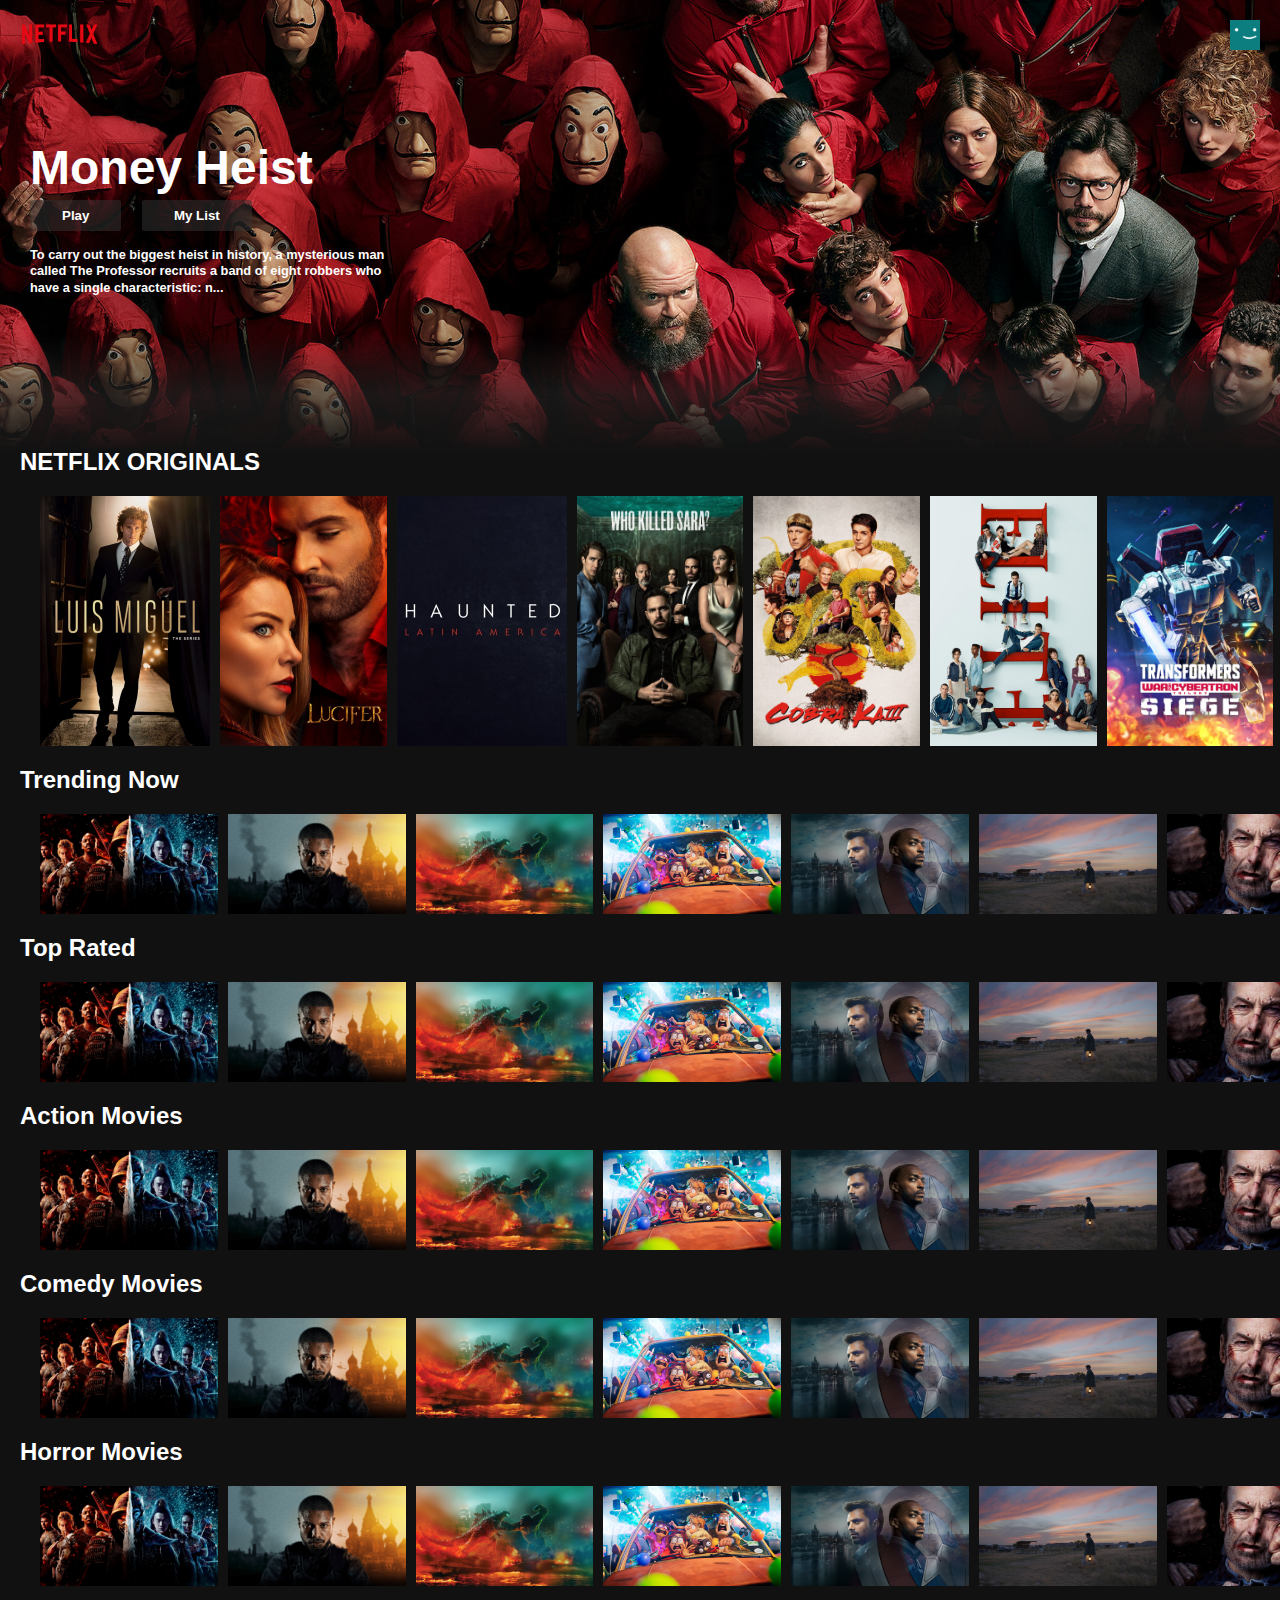
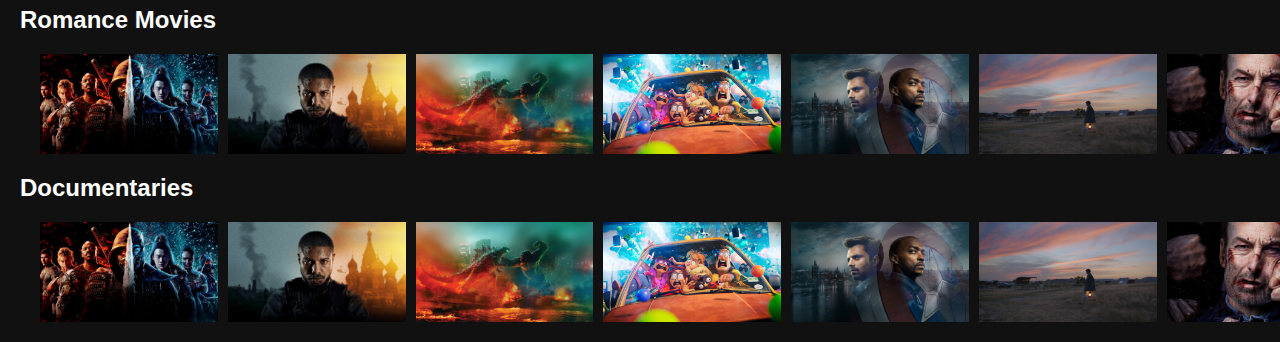
<file: Projects/netflix-clone/index.html>
<!DOCTYPE html>
<html lang="en">
  <head>
    <meta charset="UTF-8" />
    <meta http-equiv="X-UA-Compatible" content="IE=edge" />
    <meta name="viewport" content="width=device-width, initial-scale=1.0" />
    <title>Netflix Clone</title>
    <link rel="stylesheet" href="style.css" />
  </head>
  <body>
    <!-- nav -->
    <div id="nav" class="nav">
      <img class="nav__logo" src="images/netflix-logo.png" alt="" />
      <img class="nav__avatar" src="images/netflix-avatar.png" alt="" />
    </div>

    <!-- header -->
    <header class="banner">
      <div class="banner__contents">
        <h1 class="banner__title">Money Heist</h1>
        <div class="banner__buttons">
          <button class="banner__button">Play</button>
          <button class="banner__button">My List</button>
        </div>
        <h1 class="banner__description">
          To carry out the biggest heist in history, a mysterious man called The Professor recruits
          a band of eight robbers who have a single characteristic: n...
        </h1>
      </div>
      <div class="banner--fadeBottom"></div>
    </header>

    <!-- Netflix Originals -->
    <div class="row">
      <h2>NETFLIX ORIGINALS</h2>
      <div class="row__posters">
        <img class="row__poster row__posterLarge" src="images/large-movie1.jpg" alt="" />

        <img class="row__poster row__posterLarge" src="images/large-movie2.jpg" alt="" />

        <img class="row__poster row__posterLarge" src="images/large-movie3.jpg" alt="" />

        <img class="row__poster row__posterLarge" src="images/large-movie4.jpg" alt="" />

        <img class="row__poster row__posterLarge" src="images/large-movie5.jpg" alt="" />

        <img class="row__poster row__posterLarge" src="images/large-movie6.jpg" alt="" />

        <img class="row__poster row__posterLarge" src="images/large-movie7.jpg" alt="" />

        <img class="row__poster row__posterLarge" src="images/large-movie8.jpg" alt="" />
      </div>
    </div>

    <!-- Trending Now -->
    <div class="row">
      <h2>Trending Now</h2>
      <div class="row__posters">
        <img class="row__poster" src="images/small-movie1.jpg" alt="" />

        <img class="row__poster" src="images/small-movie2.jpg" alt="" />

        <img class="row__poster" src="images/small-movie3.jpg" alt="" />

        <img class="row__poster" src="images/small-movie4.jpg" alt="" />

        <img class="row__poster" src="images/small-movie5.jpg" alt="" />

        <img class="row__poster" src="images/small-movie6.jpg" alt="" />

        <img class="row__poster" src="images/small-movie7.jpg" alt="" />

        <img class="row__poster" src="images/small-movie8.jpg" alt="" />
      </div>
    </div>

    <!-- Top Rated -->
    <div class="row">
      <h2>Top Rated</h2>
      <div class="row__posters">
        <img class="row__poster" src="images/small-movie1.jpg" alt="" />

        <img class="row__poster" src="images/small-movie2.jpg" alt="" />

        <img class="row__poster" src="images/small-movie3.jpg" alt="" />

        <img class="row__poster" src="images/small-movie4.jpg" alt="" />

        <img class="row__poster" src="images/small-movie5.jpg" alt="" />

        <img class="row__poster" src="images/small-movie6.jpg" alt="" />

        <img class="row__poster" src="images/small-movie7.jpg" alt="" />

        <img class="row__poster" src="images/small-movie8.jpg" alt="" />
      </div>
    </div>

    <!-- Action Movies -->
    <div class="row">
      <h2>Action Movies</h2>
      <div class="row__posters">
        <img class="row__poster" src="images/small-movie1.jpg" alt="" />

        <img class="row__poster" src="images/small-movie2.jpg" alt="" />

        <img class="row__poster" src="images/small-movie3.jpg" alt="" />

        <img class="row__poster" src="images/small-movie4.jpg" alt="" />

        <img class="row__poster" src="images/small-movie5.jpg" alt="" />

        <img class="row__poster" src="images/small-movie6.jpg" alt="" />

        <img class="row__poster" src="images/small-movie7.jpg" alt="" />

        <img class="row__poster" src="images/small-movie8.jpg" alt="" />
      </div>
    </div>

    <!-- Comedy Movies -->
    <div class="row">
      <h2>Comedy Movies</h2>
      <div class="row__posters">
        <img class="row__poster" src="images/small-movie1.jpg" alt="" />

        <img class="row__poster" src="images/small-movie2.jpg" alt="" />

        <img class="row__poster" src="images/small-movie3.jpg" alt="" />

        <img class="row__poster" src="images/small-movie4.jpg" alt="" />

        <img class="row__poster" src="images/small-movie5.jpg" alt="" />

        <img class="row__poster" src="images/small-movie6.jpg" alt="" />

        <img class="row__poster" src="images/small-movie7.jpg" alt="" />

        <img class="row__poster" src="images/small-movie8.jpg" alt="" />
      </div>
    </div>

    <!-- Horror Movies -->
    <div class="row">
      <h2>Horror Movies</h2>
      <div class="row__posters">
        <img class="row__poster" src="images/small-movie1.jpg" alt="" />

        <img class="row__poster" src="images/small-movie2.jpg" alt="" />

        <img class="row__poster" src="images/small-movie3.jpg" alt="" />

        <img class="row__poster" src="images/small-movie4.jpg" alt="" />

        <img class="row__poster" src="images/small-movie5.jpg" alt="" />

        <img class="row__poster" src="images/small-movie6.jpg" alt="" />

        <img class="row__poster" src="images/small-movie7.jpg" alt="" />

        <img class="row__poster" src="images/small-movie8.jpg" alt="" />
      </div>
    </div>

    <!-- Romance Movies -->
    <div class="row">
      <h2>Romance Movies</h2>
      <div class="row__posters">
        <img class="row__poster" src="images/small-movie1.jpg" alt="" />

        <img class="row__poster" src="images/small-movie2.jpg" alt="" />

        <img class="row__poster" src="images/small-movie3.jpg" alt="" />

        <img class="row__poster" src="images/small-movie4.jpg" alt="" />

        <img class="row__poster" src="images/small-movie5.jpg" alt="" />

        <img class="row__poster" src="images/small-movie6.jpg" alt="" />

        <img class="row__poster" src="images/small-movie7.jpg" alt="" />

        <img class="row__poster" src="images/small-movie8.jpg" alt="" />
      </div>
    </div>

    <!-- Documentaries -->
    <div class="row">
      <h2>Documentaries</h2>
      <div class="row__posters">
        <img class="row__poster" src="images/small-movie1.jpg" alt="" />

        <img class="row__poster" src="images/small-movie2.jpg" alt="" />

        <img class="row__poster" src="images/small-movie3.jpg" alt="" />

        <img class="row__poster" src="images/small-movie4.jpg" alt="" />

        <img class="row__poster" src="images/small-movie5.jpg" alt="" />

        <img class="row__poster" src="images/small-movie6.jpg" alt="" />

        <img class="row__poster" src="images/small-movie7.jpg" alt="" />

        <img class="row__poster" src="images/small-movie8.jpg" alt="" />
      </div>
    </div>

    <script>
      const nav = document.getElementById('nav');
      window.addEventListener('scroll', () => {
        if (window.scrollY >= 100) {
          nav.classList.add('nav__black');
        } else {
          nav.classList.remove('nav__black');
        }
      });
    </script>
  </body>
</html>
</file>
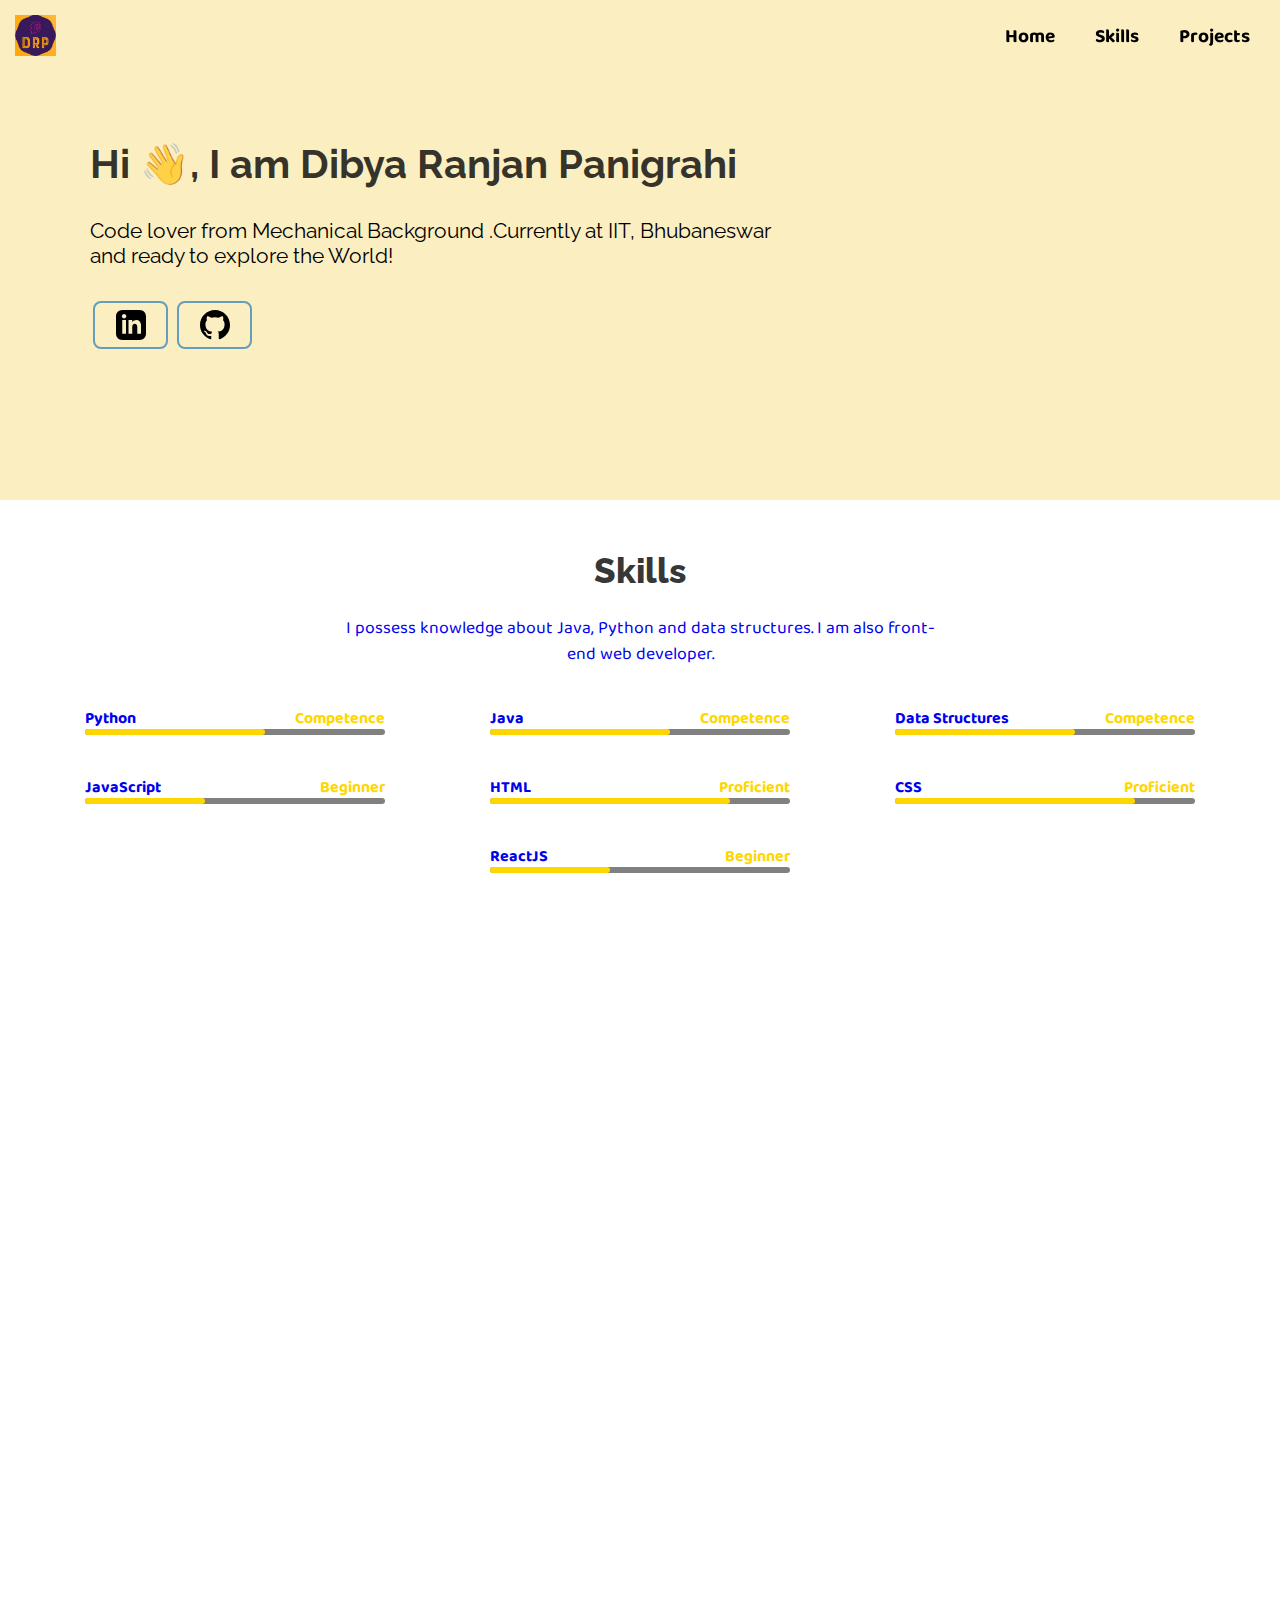
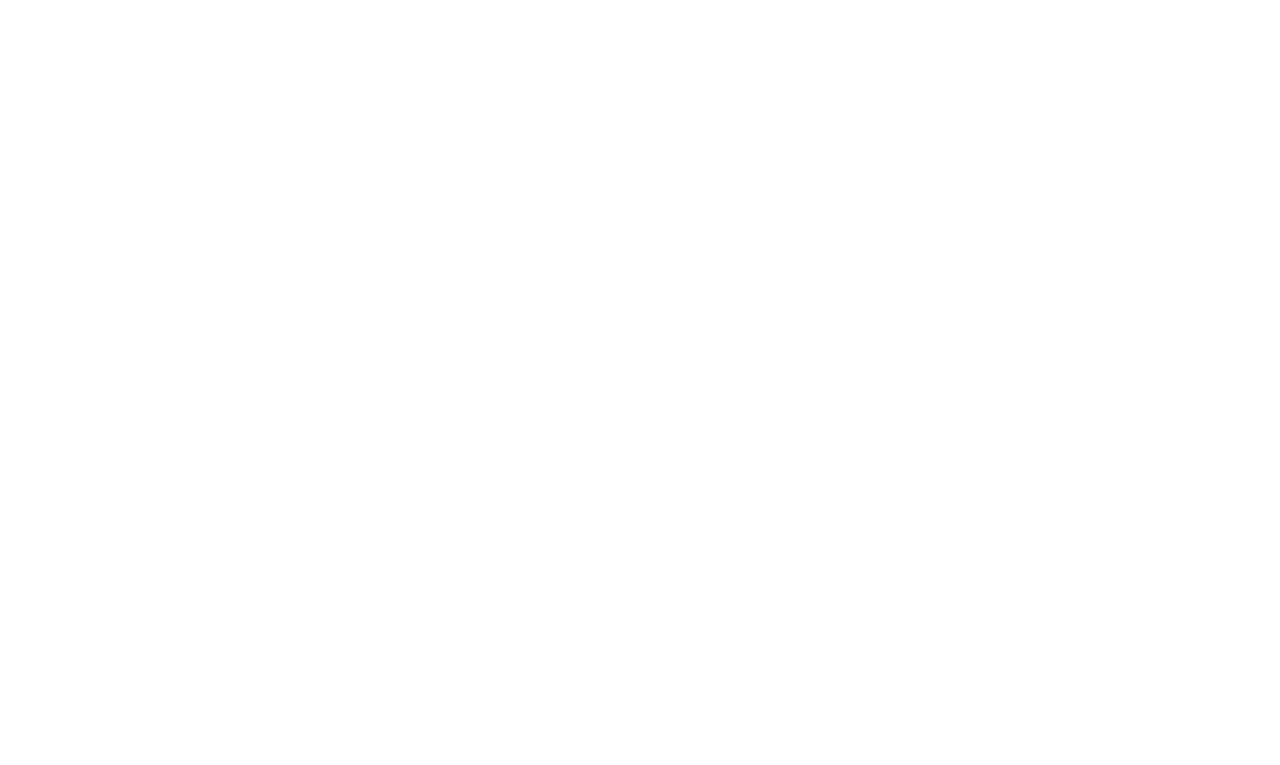
<file: portfolio.html>
<html lang="en">
    <head>
        <meta charset="UTF-8">
        <title>Dibya Ranjan Panigrahi</title>
        <link rel="stylesheet" href="portfolio.css">
        <link href="https://fonts.googleapis.com/css?family=Baloo+Chettan+2|Montserrat|Righteous|Sen&amp;display=swap" rel="stylesheet">
        <link href="https://fonts.googleapis.com/css?family=Raleway|Source+Sans+Pro&amp;display=swap" rel="stylesheet">
        
    </head>
    <body>

        <header class="nav-bar">
            <img src="\logo\DRP.jpg" alt="drp logo">
            <div class="logo"> </div>
            <div class="selected">Home</div>
            <div class="bar" >Skills</div>
            <!-- <div class="bar" >Live Activity</div> -->
            <div class="bar" >Projects</div>
        </header>

        <div class="HomeSection">
            <div class="main">
                Hi <span class="hand">👋</span>, I am Dibya Ranjan Panigrahi </div> 
            <div class="about">Code lover from Mechanical Background .Currently at IIT, Bhubaneswar and ready to explore the World!</div>
            <a href="https://www.linkedin.com/in/dibyapanigrahi/" target="_blank"><button title="linkedIn"><svg xmlns="http://www.w3.org/2000/svg" width="30" height="30" viewBox="0 0 24 24"><path d="M19 0h-14c-2.761 0-5 2.239-5 5v14c0 2.761 2.239 5 5 5h14c2.762 0 5-2.239 5-5v-14c0-2.761-2.238-5-5-5zm-11 19h-3v-11h3v11zm-1.5-12.268c-.966 0-1.75-.79-1.75-1.764s.784-1.764 1.75-1.764 1.75.79 1.75 1.764-.783 1.764-1.75 1.764zm13.5 12.268h-3v-5.604c0-3.368-4-3.113-4 0v5.604h-3v-11h3v1.765c1.396-2.586 7-2.777 7 2.476v6.759z"/></svg></button></a> 
            <a href="https://github.com/dibya20420" target="_blank"><button title="GitHub"><svg xmlns="http://www.w3.org/2000/svg" width="30" height="30" viewBox="0 0 24 24"><path d="M12 0c-6.626 0-12 5.373-12 12 0 5.302 3.438 9.8 8.207 11.387.599.111.793-.261.793-.577v-2.234c-3.338.726-4.033-1.416-4.033-1.416-.546-1.387-1.333-1.756-1.333-1.756-1.089-.745.083-.729.083-.729 1.205.084 1.839 1.237 1.839 1.237 1.07 1.834 2.807 1.304 3.492.997.107-.775.418-1.305.762-1.604-2.665-.305-5.467-1.334-5.467-5.931 0-1.311.469-2.381 1.236-3.221-.124-.303-.535-1.524.117-3.176 0 0 1.008-.322 3.301 1.23.957-.266 1.983-.399 3.003-.404 1.02.005 2.047.138 3.006.404 2.291-1.552 3.297-1.23 3.297-1.23.653 1.653.242 2.874.118 3.176.77.84 1.235 1.911 1.235 3.221 0 4.609-2.807 5.624-5.479 5.921.43.372.823 1.102.823 2.222v3.293c0 .319.192.694.801.576 4.765-1.589 8.199-6.086 8.199-11.386 0-6.627-5.373-12-12-12z"/></svg></button> <br>
            <!-- <a href="./resume/resume.html" target="_blank"><button style="width: 160px;">R E S U M E</button></a> -->
        </div>
        <div class="skillSection">
            <div class="skillHeading" >Skills</div><br>
            <div class="skillContent">I possess knowledge about Java, Python and data structures. I am also front-end web developer.</div>
            <div class="skillContainer">
                <div style="padding:20px">
                    <div style="display: flex; flex-direction: row;">
                        <div style="font-family: 'Baloo Chettan 2';font-weight: bold;text-align: left; width: 200px; flex: 1;">Python</div>
                        <div style="font-family: 'Baloo Chettan 2';font-weight: bold;color: gold;">Competence</div>
                    </div>
                    <div class="progress">
                        <div class="progressBar" style="width:60%;"></div>
                    </div> 
                </div>
                <div style="padding:20px">
                    <div style="display: flex; flex-direction: row;">
                        <div style="font-family: 'Baloo Chettan 2';font-weight: bold;text-align: left; width: 200px; flex: 1;">Java</div>
                        <div style="font-family: 'Baloo Chettan 2';font-weight: bold;color: gold;">Competence</div>
                    </div>
                    <div class="progress">
                        <div class="progressBar" style="width:60%;"></div>
                    </div> 
                </div>
                <div style="padding:20px">
                    <div style="display: flex; flex-direction: row;">
                        <div style="font-family: 'Baloo Chettan 2';font-weight: bold;text-align: left; width: 200px; flex: 1;">Data Structures</div>
                        <div style="font-family: 'Baloo Chettan 2';font-weight: bold;color: gold;">Competence</div>
                    </div>
                    <div class="progress">
                        <div class="progressBar" style="width:60%;"></div>
                    </div> 
                </div>
                <div style="padding:20px">
                    <div style="display: flex; flex-direction: row;">
                        <div style="font-family: 'Baloo Chettan 2';font-weight: bold;text-align: left; width: 170px; flex: 1;">JavaScript</div>
                        <div style="font-family: 'Baloo Chettan 2';font-weight: bold;color: gold;">Beginner</div>
                    </div>
                    <div class="progress">
                        <div class="progressBar" style="width:40%;"></div>
                    </div> 
                </div>
                <div style="padding:20px">
                    <div style="display: flex; flex-direction: row;">
                        <div style="font-family: 'Baloo Chettan 2';font-weight: bold;text-align: left; width: 200px; flex: 1;">HTML</div>
                        <div style="font-family: 'Baloo Chettan 2';font-weight: bold;color: gold;">Proficient</div>
                    </div>
                    <div class="progress">
                        <div class="progressBar" style="width:80%;"></div>
                    </div> 
                </div>
                <div style="padding:20px">
                    <div style="display: flex; flex-direction: row;">
                        <div style="font-family: 'Baloo Chettan 2';font-weight: bold;text-align: left; width: 200px; flex: 1;">CSS</div>
                        <div style="font-family: 'Baloo Chettan 2';font-weight: bold;color: gold;">Proficient</div>
                    </div>
                    <div class="progress">
                        <div class="progressBar" style="width:80%;"></div>
                    </div> 
                </div>
                <div style="padding:20px">
                    <div style="display: flex; flex-direction: row;">
                        <div style="font-family: 'Baloo Chettan 2';font-weight: bold;text-align: left; width: 200px; flex: 1;">ReactJS</div>
                        <div style="font-family: 'Baloo Chettan 2';font-weight: bold;color: gold;">Beginner</div>
                    </div>
                    <div class="progress">
                        <div class="progressBar" style="width:40%;"></div>
                    </div> 
                </div>
                <!-- <div style="padding:20px">
                    <div style="display: flex; flex-direction: row;">
                        <div style="font-family: 'Baloo Chettan 2';font-weight: bold;text-align: left; width: 170px; flex: 1;">NodeJS</div>
                        <div style="font-family: 'Baloo Chettan 2';font-weight: bold;color: gold;">Advance Beginner</div>
                    </div>
                    <div class="progress">
                        <div class="progressBar" style="width:40%;"></div>
                    </div> 
                </div>
                <div style="padding:20px">
                    <div style="display: flex; flex-direction: row;">
                        <div style="font-family: 'Baloo Chettan 2';font-weight: bold;text-align: left; width: 170px; flex: 1;">MongoDB</div>
                        <div style="font-family: 'Baloo Chettan 2';font-weight: bold;color: gold;">Advance Beginner</div>
                    </div>
                    <div class="progress">
                        <div class="progressBar" style="width:40%;"></div>
                    </div> 
                </div> -->
            </div>
            
        </div>
        <!-- <div class="skillSection">
            <div class="skillHeading" style="padding-bottom: 10px;" >Live Activity</div>
            <div class="liveActivityFlex">
                <a href="https://leetcode.com/Dibya23/" target="_blank">
                    <div class="miniActivity">
                        <img src="./logo/gfg.jpg" style="width:140px; padding-top: 15px;"><br>
                        <span style="font-size: 1.625rem;font-weight: 600;color: rgba(0, 0, 0, 0.781);">110</span><br>
                        <span style="font-size: 1.2rem;color: rgba(0, 0, 0, 0.781)">Questions Solved</span>
                    </div>
                </a>
                <a href="https://github.com/dibya20420?tab=repositories" target="_blank">
                    <div class="miniActivity">
                        <img src="./logo/github.jpg" style="width:120px"><br>
                        <span style="font-size: 1.625rem;font-weight: 600;color: rgba(0, 0, 0, 0.781);">20</span><br>
                        <span style="font-size: 1.2rem;color: rgba(0, 0, 0, 0.781)">Repositories</span>
                    </div>
                </a>

            </div>
        </div> -->
        <div class="skillSection">
            <div class="skillHeading" style="padding-bottom: 10px;" >Projects</div>
            <div class="projectFlex">
                <div class="Projects">
                    <a href="./Projects/Sorting_Visualizer/index.html" target="_blank"><img src="./project images/sorting_visulizer.jpg" class="ProjectImg"></a>
                    <div class="innerProject">
                    <span class="ProjectHead">Sorting Visualizer</span>
                    <!-- <span>December 2019</span> -->
                    </div>
                    <div class="projectInfo">This is an interface which allow the user to watch and visulize different types of sorting algorithm and also the time in which they do sorting.</div>
                    <div class="techUse">
                        <div class="stack" style="background-color: rgba(218, 139, 241, 0.534);">HTML</div>
                        <div class="stack" style="background-color: rgb(122, 245, 147);">CSS</div>
                        <div class="stack" style="background-color: rgb(239, 248, 166);">JavaSript</div>
                        <!-- <div class="stack" style="background-color: rgb(250, 225, 251);">NodeJS</div>
                        <div class="stack" style="background-color: rgb(251, 230, 225);">NodeJS</div>
                        <div class="stack" style="background-color: rgb(251, 247, 225);">NodeJS</div> -->
                    </div>
                </div>
                <div class="Projects">
                    <a href="./Projects/weather-website/index.html" target="_blank"><img src="./project images/weather_api.png" class="ProjectImg"></a>
                    <div class="innerProject">
                    <span class="ProjectHead">Weather-Daily</span>
                    <!-- <span>December 2019</span> -->
                    </div>
                    <div class="projectInfo">Weather-Daily provides you the neccessary information about your area weather using the open weather map api.</div>
                    <div class="techUse">
                        <div class="stack" style="background-color: rgba(247, 132, 218, 0.534);">HTML</div>
                        <div class="stack" style="background-color: rgb(179, 130, 127);">CSS</div>
                        <div class="stack" style="background-color: rgb(122, 188, 190);">JavaSript</div>
                        
                    </div>
                </div> 
                <div class="Projects">
                    <a href="./Projects/COVID-19_TRACKER/index.html" target="_blank"><img src="./project images/covid_tracker.png" class="ProjectImg"></a>
                    <div class="innerProject">
                    <span class="ProjectHead">Covid Tracker</span>
                    <!-- <span>December 2019</span> -->
                    </div>
                    <div class="projectInfo">Designed and developed a fully responsible website in which real time data of covid situation can be seen using API call.</div>
                    <div class="techUse">
                        <div class="stack" style="background-color: rgba(238, 136, 96, 0.534);">HTML</div>
                        <div class="stack" style="background-color: rgb(89, 167, 157);">CSS</div>
                        <div class="stack" style="background-color: rgb(245, 135, 239);">JavaSript</div>
                        <!-- <div class="stack" style="background-color: rgb(225, 244, 251);">NodeJS</div>
                        <div class="stack" style="background-color: rgb(225, 251, 245);">NodeJS</div>
                        <div class="stack" style="background-color: rgb(225, 251, 231);">NodeJS</div>
                        <div class="stack" style="background-color: rgb(250, 225, 251);">NodeJS</div>
                        <div class="stack" style="background-color: rgb(251, 230, 225);">NodeJS</div>
                        <div class="stack" style="background-color: rgb(251, 247, 225);">NodeJS</div> -->
                    </div>
                </div>
                <div class="Projects">
                    <a href="./Projects/netflix-clone/index.html" target="_blank"><img src="./project images/netflix.png" class="ProjectImg"></a>
                    <div class="innerProject">
                    <span class="ProjectHead">Netflix Clone</span>
                    <!-- <span>December 2019</span> -->
                    </div>
                    <div class="projectInfo">Tried to developed landing page of Netflix and linking the file to youtube.</div>
                    <div class="techUse">
                        <div class="stack" style="background-color: rgb(225, 244, 251);">HTML</div>
                        <div class="stack" style="background-color: rgb(225, 251, 245);">CSS</div>
                        <!-- <div class="stack" style="background-color: rgb(225, 251, 231);">NodeJS</div>
                        <div class="stack" style="background-color: rgb(250, 225, 251);">NodeJS</div>
                        <div class="stack" style="background-color: rgb(251, 230, 225);">NodeJS</div>
                        <div class="stack" style="background-color: rgb(251, 247, 225);">NodeJS</div> -->
                    </div>
                </div>
            </div>
        </div>
        <div class="footer">
            <span style="font-weight: bold; font-size: 2rem; ">D. R. P.</span><br>
            <span style="font-size: 1rem; ">Made for the ❤️ of programming by Dibya Ranjan Panigrahi</span><br><br>
            <span>dibya.ranjan031@gmail.com</span><br><br>
            <hr>
            <div>Copyright © 2021 Dibya Ranjan Panigrahi</div>
        </div>

    </body>
</html>
</file>
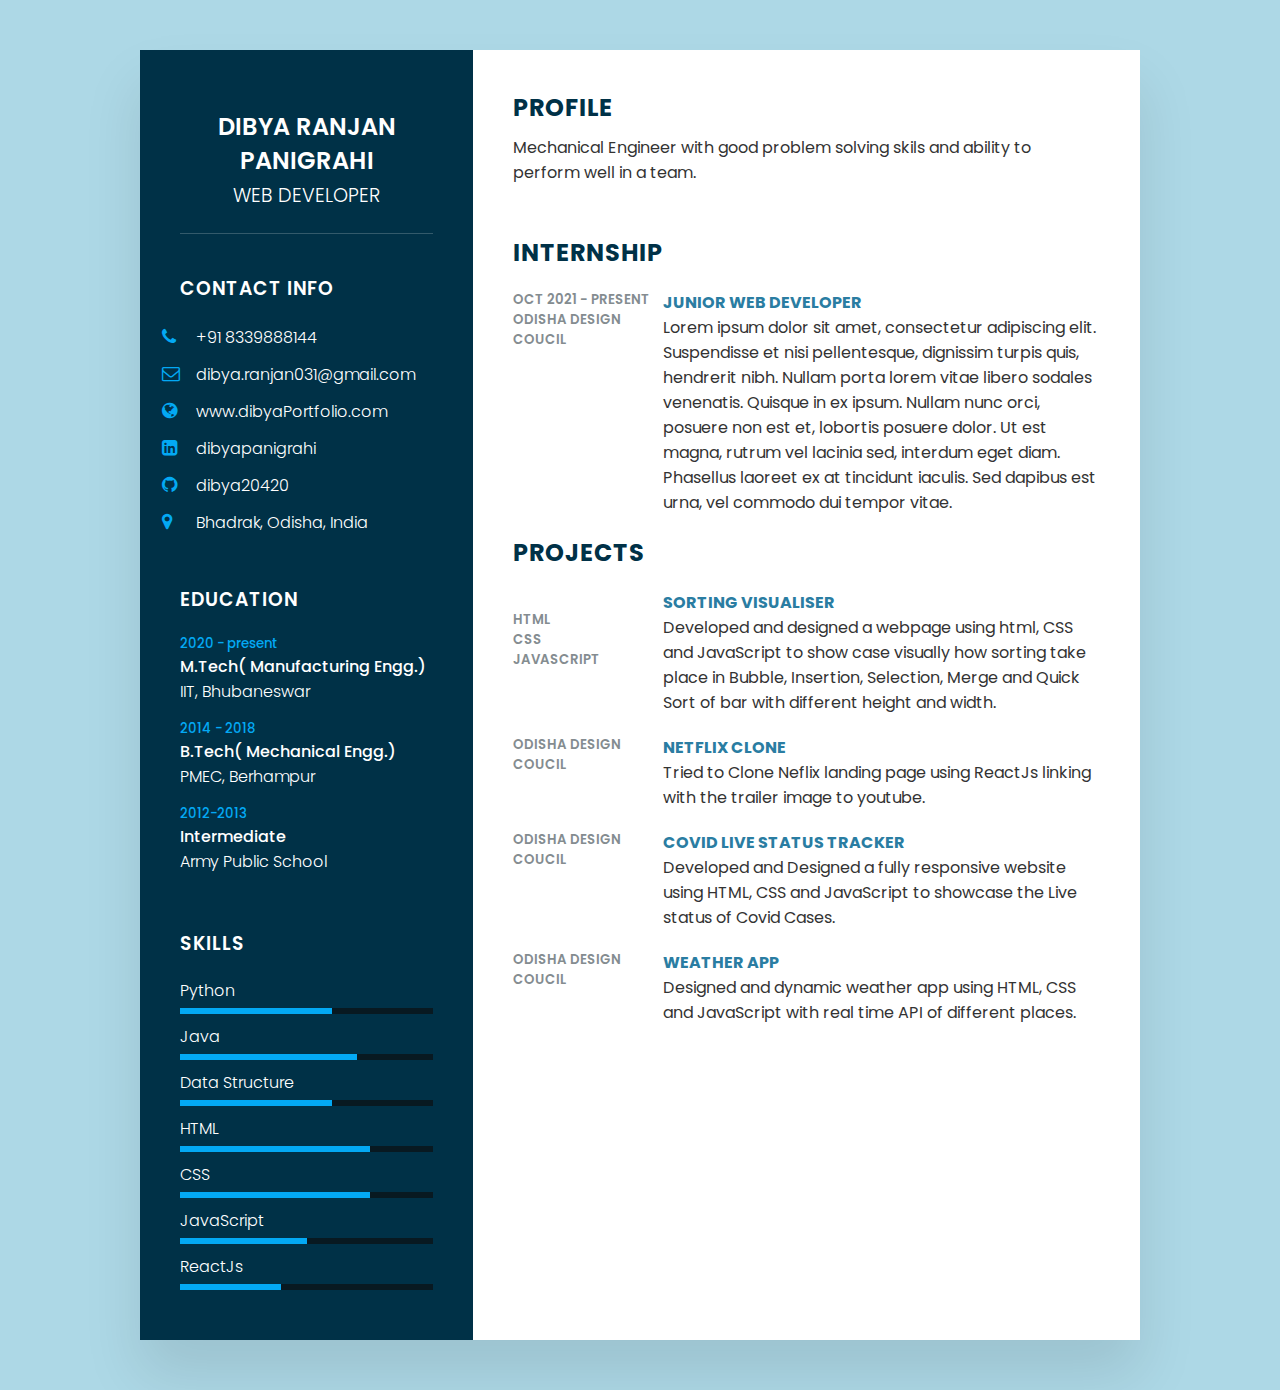
<file: resume/resume.html>
<!DOCTYPE html>
<html lang="en">
<head>
    <meta charset="UTF-8">
    <meta http-equiv="X-UA-Compatible" content="IE=edge">
    <meta name="viewport" content="width=device-width, initial-scale=1.0">
    <title>Resume</title>
    <link rel="stylesheet" href="https://cdnjs.cloudflare.com/ajax/libs/font-awesome/4.7.0/css/font-awesome.css" integrity="sha512-5A8nwdMOWrSz20fDsjczgUidUBR8liPYU+WymTZP1lmY9G6Oc7HlZv156XqnsgNUzTyMefFTcsFH/tnJE/+xBg==" crossorigin="anonymous" referrerpolicy="no-referrer" />
    <link rel="stylesheet" href="resume.css">
</head>
<body>
    <div class="container">
        <div class="left_side">
            <div class="profileText">
                <div class="imgBx">
                    <!-- <img src="./DIBYAPICarmy.jpg"> -->
                </div>
                <h2>Dibya Ranjan Panigrahi<br><span>Web Developer</span></h2>
            </div>

            <div class="contactInfo">
                <h3 class="title">Contact Info</h3>
                <ul>
                    <li>
                        <span class="icon"><i class="fa fa-phone" aria-hidden="true"></i></span>
                        <span class="text">+91 8339888144</span>
                    </li>
                    <li>
                        <span class="icon"><i class="fa fa-envelope-o" aria-hidden="true"></i></span>
                        <span class="text">dibya.ranjan031@gmail.com</span>
                    </li>
                    <li>
                        <span class="icon"><i class="fa fa-globe" aria-hidden="true"></i></span>
                        <span class="text">www.dibyaPortfolio.com</span>
                    </li>
                    <li>
                        <span class="icon"><i class="fa fa-linkedin-square" aria-hidden="true"></i></span>
                        <span class="text">dibyapanigrahi</span>
                    </li>
                    <li>
                        <span class="icon"><i class="fa fa-github" aria-hidden="true"></i></span>
                        <span class="text">dibya20420</span>
                    </li>
                    <li>
                        <span class="icon"><i class="fa fa-map-marker" aria-hidden="true"></i></span>
                        <span class="text">Bhadrak, Odisha, India</span>
                    </li>
                </ul>
            </div>

            <div class="contactInfo Education">
                <h3 class="title">Education</h3>
                <ul>
                    <li>
                        <h5>2020 - present</h5>
                        <h4>M.Tech( Manufacturing Engg.)</h4>
                        <h4>IIT, Bhubaneswar</h4>
                    </li>
                    <li>
                        <h5>2014 - 2018</h5>
                        <h4>B.Tech( Mechanical Engg.)</h4>
                        <h4>PMEC, Berhampur</h4>
                    </li>
                    <li>
                        <h5>2012-2013</h5>
                        <h4>Intermediate</h4>
                        <h4>Army Public School</h4>
                    </li>
                </ul>
            </div>

            <div class="contactInfo Language">
                <h3 class="title">Skills</h3>
                <ul>
                    <li>
                        <span class="text">Python</span>
                        <span class="percent">
                            <div style="width: 60%;"></div>
                        </span>
                    </li>
                    <li>
                        <span class="text">Java</span>
                        <span class="percent">
                            <div style="width: 70%;"></div>
                        </span>
                    </li>
                    <li>
                        <span class="text">Data Structure</span>
                        <span class="percent">
                            <div style="width: 60%;"></div>
                        </span>
                    </li>
                    <li>
                        <span class="text">HTML</span>
                        <span class="percent">
                            <div style="width: 75%;"></div>
                        </span>
                    </li>
                    <li>
                        <span class="text">CSS</span>
                        <span class="percent">
                            <div style="width: 75%;"></div>
                        </span>
                    </li>
                    <li>
                        <span class="text">JavaScript</span>
                        <span class="percent">
                            <div style="width: 50%;"></div>
                        </span>
                    </li>
                    <li>
                        <span class="text">ReactJs</span>
                        <span class="percent">
                            <div style="width: 40%;"></div>
                        </span>
                    </li>
                    <!-- <li>
                        <span class="text">NodeJs</span>
                        <span class="percent">
                            <div style="width: 30%;"></div>
                        </span>
                    </li>
                    <li>
                        <span class="text">MongoDB</span>
                        <span class="percent">
                            <div style="width: 30%;"></div>
                        </span>
                    </li> -->
                </ul>
            </div>
                        

        </div>
        <div class="right_side">
            <div class="about">
                <h2 class="title2">Profile</h2>
                <p>
                    Mechanical Engineer with good problem solving skils and ability to perform well in a team.
                </p>
            </div>
            <div class="about">
                <h2 class="title2">Internship</h2>
                <div class="box">
                    <div class="year_company">
                        <h5>Oct 2021 - Present</h5>
                        <h5>Odisha Design Coucil</h5>
                    </div>
                    <div class="text">
                        <h4>Junior Web developer</h4>
                        <p>
                            Lorem ipsum dolor sit amet, consectetur adipiscing elit. Suspendisse et nisi pellentesque, dignissim turpis quis, hendrerit nibh. Nullam porta lorem vitae libero sodales venenatis. Quisque in ex ipsum. Nullam nunc orci, posuere non est et, lobortis posuere dolor. Ut est magna, rutrum vel lacinia sed, interdum eget diam. Phasellus laoreet ex at tincidunt iaculis. Sed dapibus est urna, vel commodo dui tempor vitae.
                        </p>
                    </div>
                </div>
                <h2 class="title2">Projects</h2>
                <div class="box">
                    <div class="year_company">
                        <h5><br>HTML<br>CSS<br>JavaScript</h5>
                    </div>
                    <div class="text">
                        <h4>Sorting Visualiser</h4>
                        <p>
                            Developed and designed a webpage using html, CSS and JavaScript to show case visually how sorting take place in Bubble, Insertion, Selection, Merge and Quick Sort of bar with different height and width.
                        </p>
                    </div>
                </div>
                <!-- <div class="box">
                    <div class="year_company">
                        <h5>Odisha Design Coucil</h5>
                    </div>
                    <div class="text">
                        <h4>ApniDukan</h4>
                        <p>
                            Developed and Designed webpage using HTML, CSS , React and NodeJs where you can hover the product, add material to cart and pay bills.
                        </p>
                    </div>
                </div> -->
                <!-- <div class="box">
                    <div class="year_company">
                        <h5>Odisha Design Coucil</h5>
                    </div>
                    <div class="text">
                        <h4>User Management System</h4>
                        <p>
                            Developed and Designed webpage using NodeJs, Express and MongoDB were you can Create user info, Read , Update and Delete whenever you require.
                        </p>
                    </div>
                </div> -->
                <div class="box">
                    <div class="year_company">
                        <h5>Odisha Design Coucil</h5>
                    </div>
                    <div class="text">
                        <h4>Netflix Clone</h4>
                        <p>
                            Tried to Clone Neflix landing page using ReactJs linking with the trailer image to youtube.
                        </p>
                    </div>
                </div>
                <!-- <div class="box">
                    <div class="year_company">
                        <h5>Odisha Design Coucil</h5>
                    </div>
                    <div class="text">
                        <h4>Registration Form</h4>
                        <p>
                            A valid registration form of user using HTML, CSS, Node JS , MongoDB where a user can fill the form with unique phone no and email id and it will also check if the confirm password is matching with the given one.
                        </p>
                    </div>
                </div> -->
                <div class="box">
                    <div class="year_company">
                        <h5>Odisha Design Coucil</h5>
                    </div>
                    <div class="text">
                        <h4>Covid Live Status Tracker</h4>
                        <p>
                            Developed and Designed a fully responsive website using HTML, CSS and JavaScript to showcase the Live status of Covid Cases.
                        </p>
                    </div>
                </div>
                <div class="box">
                    <div class="year_company">
                        <h5>Odisha Design Coucil</h5>
                    </div>
                    <div class="text">
                        <h4>Weather App</h4>
                        <p>
                            Designed and dynamic weather app using HTML, CSS and JavaScript with real time API of different places.
                        </p>
                    </div>
                </div>
            </div>
        </div>
    </div>
</body>
</html>
</file>
<file: Projects/netflix-clone/style.css>
* {
  margin: 0;
  box-sizing: border-box;
}

body {
  font-family: Arial, Helvetica, sans-serif;
  background-color: #111;
}

.row__poster {
  width: 100%;
  object-fit: contain;
  max-height: 100px;
  margin-right: 10px;
  transition: transform 450ms;
}

.row__posters {
  display: flex;
  overflow-y: hidden;
  overflow-x: scroll;
  padding: 20px;
}

.row__poster:hover {
  transform: scale(1.08);
}

.row__posters::-webkit-scrollbar {
  display: none;
}

.row__posterLarge {
  max-height: 250px;
}

.row__posterLarge:hover {
  transform: scale(1.09);
}

.row {
  color: white;
  margin-left: 20px;
}

/* banner */
.banner {
  background-image: url('images/banner.jpg');
  background-size: cover;
  background-position: center center;
  color: white;
  object-fit: contain;
  height: 448px;
}

.banner__contents {
  margin-left: 30px;
  padding-top: 140px;
  height: 190px;
}

.banner__title {
  font-size: 3rem;
  font-weight: 800;
  padding-bottom: 0.3rem;
}

.banner__description {
  width: 45rem;
  line-height: 1.3;
  padding-top: 1rem;
  font-size: 0.8rem;
  max-width: 360px;
  height: 180px;
}

.banner__button {
  cursor: pointer;
  color: #fff;
  outline: none;
  border: none;
  font-weight: 700;
  border-radius: 0.2vw;
  padding-left: 2rem;
  padding-right: 2rem;
  margin-right: 1rem;
  padding-top: 0.5rem;
  padding-bottom: 0.5rem;
  background-color: rgba(51, 51, 51, 0.5);
}

.banner__button:hover {
  color: #000;
  background-color: #e6e6e6;
  transition: all 0.2s;
}

.banner--fadeBottom {
  margin-top: 145px;
  height: 7.4rem;
  background-image: linear-gradient(180deg, transparent, rgba(37, 37, 37, 0.61), #111);
}

/* nav */

.nav__logo {
  width: 80px;
  object-fit: contain;
}

.nav__avatar {
  width: 30px;
  object-fit: contain;
}

.nav {
  position: fixed;
  top: 0;
  width: 100%;
  display: flex;
  justify-content: space-between;
  padding: 20px;
  /* background-color: #111; */
  z-index: 1;
  transition-timing-function: ease-in;
  transition: all 0.5s;
}

.nav__black {
  background-color: #111;
}
</file>
<file: portfolio.css>
html, body{
    height: 100%;
    width: 100%;
    margin: 0px;
/* why by writting overflow-x:hidden hide the scroll bar*/
    font-family: 'Baloo Chettan 2';
    overflow-x: hidden;
}
*{
    box-sizing: border-box;
    text-decoration: none;
}
.nav-bar{
    width:100%;
    background-color: rgba(251, 238, 193, 0.76);
    position: fixed;
    top:0;
    display: flex;
    align-items: center;
    padding:10px;
}
.nav-bar div{
    padding:10px;
    padding-left:20px;
    padding-right:20px;
}
.logo{
    flex:1;
}
img {
    padding:5px;
    width: 4vw;
  }
.bar{
    font-family: 'Baloo Chettan 2';
    padding:10px;
    font-size: 1.2rem;
    font-weight: bold;
}
.selected{
    font-size: 1.2rem;
    font-weight: bold;
    /* border-bottom: 3px solid black; */
    padding-right: 20px;
    padding-left: 20px;
}
.HomeSection{
    background-color: rgb(251, 238, 193);
    width: 100vw;
    height: 500px;
    padding-top: 140px;
    padding-left: 90px;
}
.main{
    font-family:'Raleway', sans-serif;
    font-size: 2.5rem;
    font-weight: 700;
    padding-bottom: 30px;
    color: rgba(0, 0, 0, 0.8);

}
.hand{
    display: inline-block;
    animation: wiggle 0.4s infinite;
}
@keyframes wiggle { /* key frame help us to define the animation*/
    0%{transform: rotate(0deg);}
    25%{transform: rotate(10deg);}
    50%{transform: rotate(0deg);}
    75%{transform: rotate(-10deg);}
    100%{transform: rotate(0deg);}
}
.about{
    font-size: 1.313rem;
    max-width: 700px;
    font-family:'Raleway', sans-serif;
    padding-bottom: 30px;
}
button{
    margin: 3px;
    height: 48px;
    width:75px;
    border: 2px solid #659DBD;
    background-color:rgb(251, 238, 193) ;
    transition: transform .2s;
    color: #659DBD;
    font-weight: 700;
    text-transform: uppercase;
    border-radius: 8px;
    font-size: 1rem;
}
button:hover{
    transform: scale(1.2);
    cursor: pointer;
}
.skillSection{
    padding-top: 50px;
    width: 100vw;
    text-align: center;
    animation: fadeInUp;
}
@keyframes fadeInUp {
    0%{
        opacity: 0;
        transform: translate3d(0,100%,0);
    }
    100%{
        opacity: 1;
        transform:none;
    }
}
.skillHeading{
    font-size: 2.188rem;
    font-family:'Raleway', sans-serif;
    font-weight: 800;
    color: rgba(0, 0, 0, 0.8);
}
.skillContent{
    font-family: 'Baloo Chettan 2';
    font-size: 1.1rem;
    max-width: 600px;
    margin: auto;
    padding-bottom: 20px;
}
.skillContainer{
    display: flex;
    flex-wrap: wrap;
    justify-content: space-evenly;
    margin:auto;
    max-width: 1300px;
}
.progress{
    width: 300px;
    height: 6px;
    background-color: grey;
    border-radius: 3px;
    margin: auto;
}
.progressBar{
 /*this is of outer div*/
    height: 6px;
    background-color: gold;
    border-radius: 3px;
}
.liveActivityFlex{
    padding-top: 30px;
    padding-bottom: 30px;
    max-width: 600px;
    margin:auto;
    display: flex;
    justify-content: space-evenly;
}
.miniActivity{
    width: 200px;
    border-top: 4px  solid rgb(182, 14, 14);
    border-radius: 8px;
    box-shadow: 1px 1px 7px -2px rgba(0,0,0,0.56);
    -webkit-box-shadow: 1px 1px 7px -2px rgba(0,0,0,0.56);
    -moz-box-shadow: 1px 1px 7px -2px rgba(0,0,0,0.56);
    padding-top:10px;
    padding-bottom: 10px;
}
.footer{
    text-align: center;
    padding-top: 50px;
    font-family: 'Sen';
    color:rgba(0, 0, 0, 0.8);
    padding-bottom: 40px;
    margin-left: 350px;
    margin-right: 350px;
}
.projectFlex{
    display: flex;
    flex-wrap:wrap;
    justify-content: center;
    align-items: top;
    padding-top: 20px;
}
.Projects{
    border-radius: 15px;
    width:520px;
    margin: 15px;
}
.ProjectImg{
    width: 100%;
    border-radius: 15px;
    margin-bottom: 10px;
}
.ProjectHead{
    font-size: 1.5rem;
    font-family: 'Righteous';
    font-weight: 400;
    color: rgba(0, 0, 0, 0.8);
    flex:1;
    text-align: left;
}
.projectInfo{
    text-align: justify;
    margin-top: 10px;
    font-size: 1.125rem;
    color:rgba(0, 0, 0, 0.8);
}
.innerProject{
    display: flex;
}
.techUse{
    display: flex;
    flex-wrap: wrap;
}
.stack{
    padding: 7px;
    margin: 5px;
    min-width: 100px;
    text-align: center;
    font-family: 'Sen', sans-serif;
    border-radius: 20px;
}
</file>
<file: resume/resume.css>
@import url('https://fonts.googleapis.com/css?family=Poppins:200,300,400,500,600,700,800,900&display=swap');
*
{
    margin:0;
    font-family: 'Poppins',sans-serif;
    padding:0;
    box-sizing: border-box;
}
body{
    background: lightblue;
    display: flex;
    justify-content: center;
    align-items: center;
    min-height: 100vh;
}
.container{
    position: relative;
    width: 100%;
    max-width: 1000px;
    min-height: 1000px;
    background: #fff;
    margin: 50px;
    display:grid;
    grid-template-columns: 1fr 2fr;
    box-shadow: 0 35px 55px rgba(0,0,0,0.1);
}
.container .left_side{
    position: relative;
    background: #003147;
    padding: 40px;
}

.profileText{
    position: relative;
    display: flex;
    flex-direction: column;
    align-items: center;
    padding-bottom: 20px;
    border-bottom: 1px solid rgba(255,255,255,0.2);
}
/* 
.profileText .imgBx{
    position: relative;
    width: 200px;
    height: 200px;
    border-radius: 50%;
    overflow: hidden;
}

.profileText .imgBx img{
    position: absolute;
    top:0;
    left:0;
    width: 100%;
    height: 100%;
    object-fit: cover;
} */

.profileText h2{
    color: #fff;
    font-size: 1.5em;
    margin-top: 20px;
    text-transform: uppercase;
    text-align: center;
    font-weight: 600;
    line-height: 1.4em;
}

.profileText h2 span{
    font-size: 0.8em;
    font-weight: 300;
}

.contactInfo{
    padding-top: 40px;
}

.title{
    color:#fff;
    text-transform: uppercase;
    font-weight: 600;
    letter-spacing: 1px;
    margin-bottom: 20px;
}
.contactInfo ul{
    position: relative;
}

.contactInfo ul li{
    list-style: none;
    position: relative;
    margin: 10px 0;
    cursor: pointer;
}

.contactInfo ul li .icon{
    display: inline-block;
    width: 30px;
    font-size: 18px;
    color: #03a9f4;
    margin-left: -7%;
}

.contactInfo ul li span{
    color: #fff;
    font-weight: 300;
}

.contactInfo.Education li{
    margin-bottom: 15px;
}

.contactInfo.Education h5{
    color: #03a9f4;
    font-weight: 500;
}

.contactInfo.Education h4:nth-child(2){
    color: #fff;
    font-weight: 500;
}
.contactInfo.Education h4{
    color: #fff;
    font-weight: 300;
}
.contactInfo.Language .percent{
    position: relative;
    width: 100%;
    height: 6px;
    background: #081921;
    display: block;
    margin-top: 5px;
}

.contactInfo.Language .percent div{
    position:absolute;
    top:0;
    left:0;
    height: 100%;
    background: #03a9f4;
}

.contactInfo.Language .lang {
    display:flex;
}
.contactInfo.Language .text{
    display: inline-block;
    justify-content: space-evenly;
    color: #fff;
    font-weight: 300;
}
.container .right_side{
    position: relative;
    background: #fff;
    padding: 40px;
}
.about{
    margin-bottom: 50px;
}
.about:last-child{
    margin-bottom: 0;
}
.title2{
    color: #003147;
    text-transform: uppercase;
    letter-spacing: 1px;
    margin-bottom: 10px;
}
p{
    color:#333;
}

.about .box{
    display: flex;
    flex-direction: row;
    margin: 20px 0;
}
.about .box .year_company{
    min-width: 150px;
}

.about .box .year_company h5{
    text-transform: uppercase;
    color: #848c90;
    font-weight: 600;
}
.about .box .text h4{
    text-transform: uppercase;
    color: #2a7da2;
    font-size: 16px;
}
</file>
